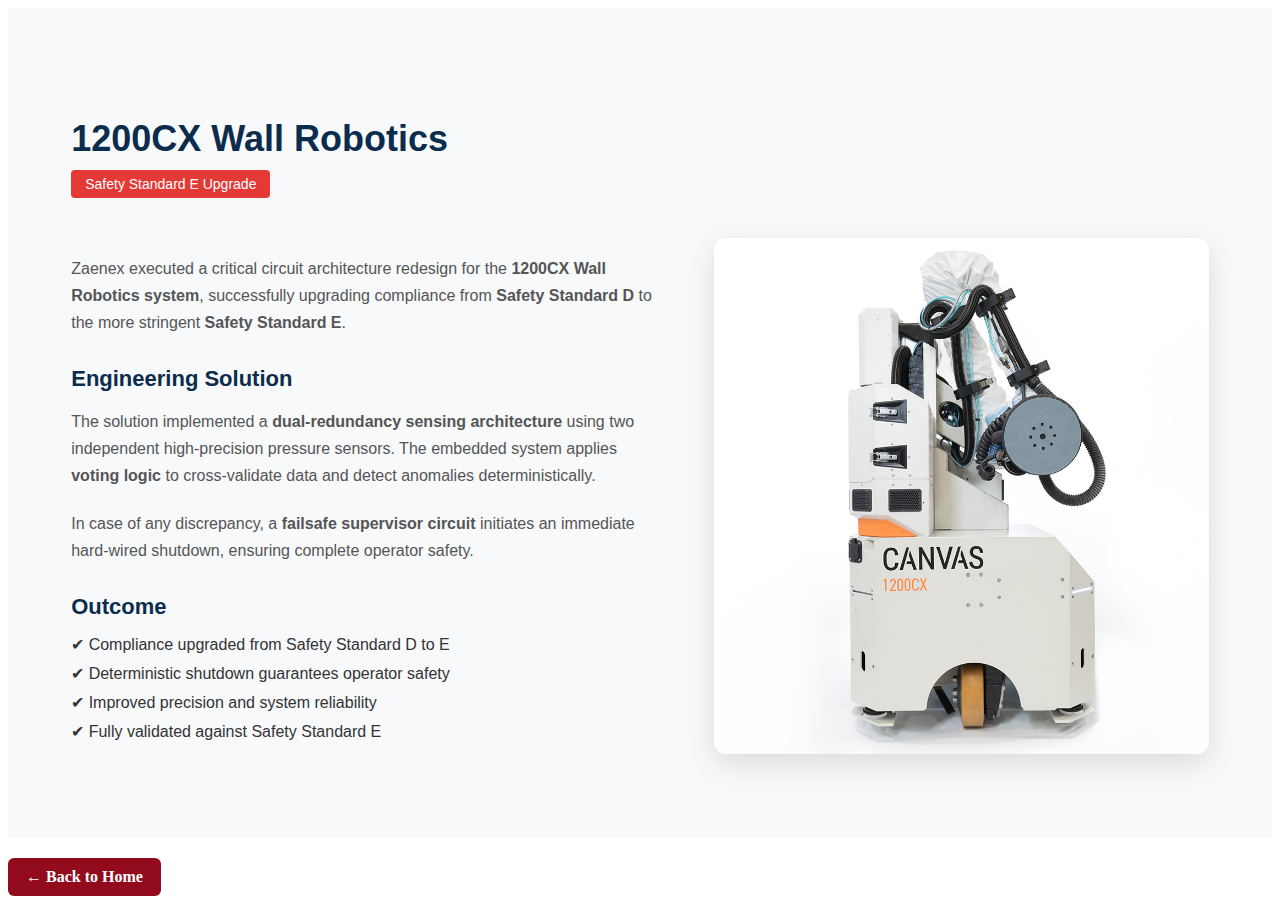
<file: 1200CX Wall Robotics.html>
<!DOCTYPE html>
<html lang="en">
<head>
  <meta charset="UTF-8">
  <title>Zaenex Embedded Hardware</title>
  <link rel="stylesheet" href="1200CX Wall Robotics.css">
</head>
<section class="project-case">
  <div class="container">

    <!-- Project Header -->
    <div class="project-header">
      <h2>1200CX Wall Robotics</h2>
      <span class="project-tag">Safety Standard E Upgrade</span>
    </div>

    <!-- Project Body -->
    <div class="project-grid">

      <!-- Left Content -->
      <div class="project-text">
        <p>
          Zaenex executed a critical circuit architecture redesign for the
          <strong>1200CX Wall Robotics system</strong>, successfully upgrading
          compliance from <strong>Safety Standard D</strong> to the more
          stringent <strong>Safety Standard E</strong>.
        </p>

        <h3>Engineering Solution</h3>
        <p>
          The solution implemented a <strong>dual-redundancy sensing architecture</strong>
          using two independent high-precision pressure sensors. The embedded
          system applies <strong>voting logic</strong> to cross-validate data and
          detect anomalies deterministically.
        </p>

        <p>
          In case of any discrepancy, a <strong>failsafe supervisor circuit</strong>
          initiates an immediate hard-wired shutdown, ensuring complete
          operator safety.
        </p>

        <h3>Outcome</h3>
        <ul class="project-points">
          <li>✔ Compliance upgraded from Safety Standard D to E</li>
          <li>✔ Deterministic shutdown guarantees operator safety</li>
          <li>✔ Improved precision and system reliability</li>
          <li>✔ Fully validated against Safety Standard E</li>
        </ul>
      </div>

      <!-- Right Image -->
      <div class="project-image">
        <img src="assests/website data/products/canvas 1200cx/1200CX.jpg" alt="Wall Robotics Safety Upgrade">
      </div>

    </div>
  </div>
</section>
<a href="index.html" class="back-btn">← Back to Home</a>
</file>
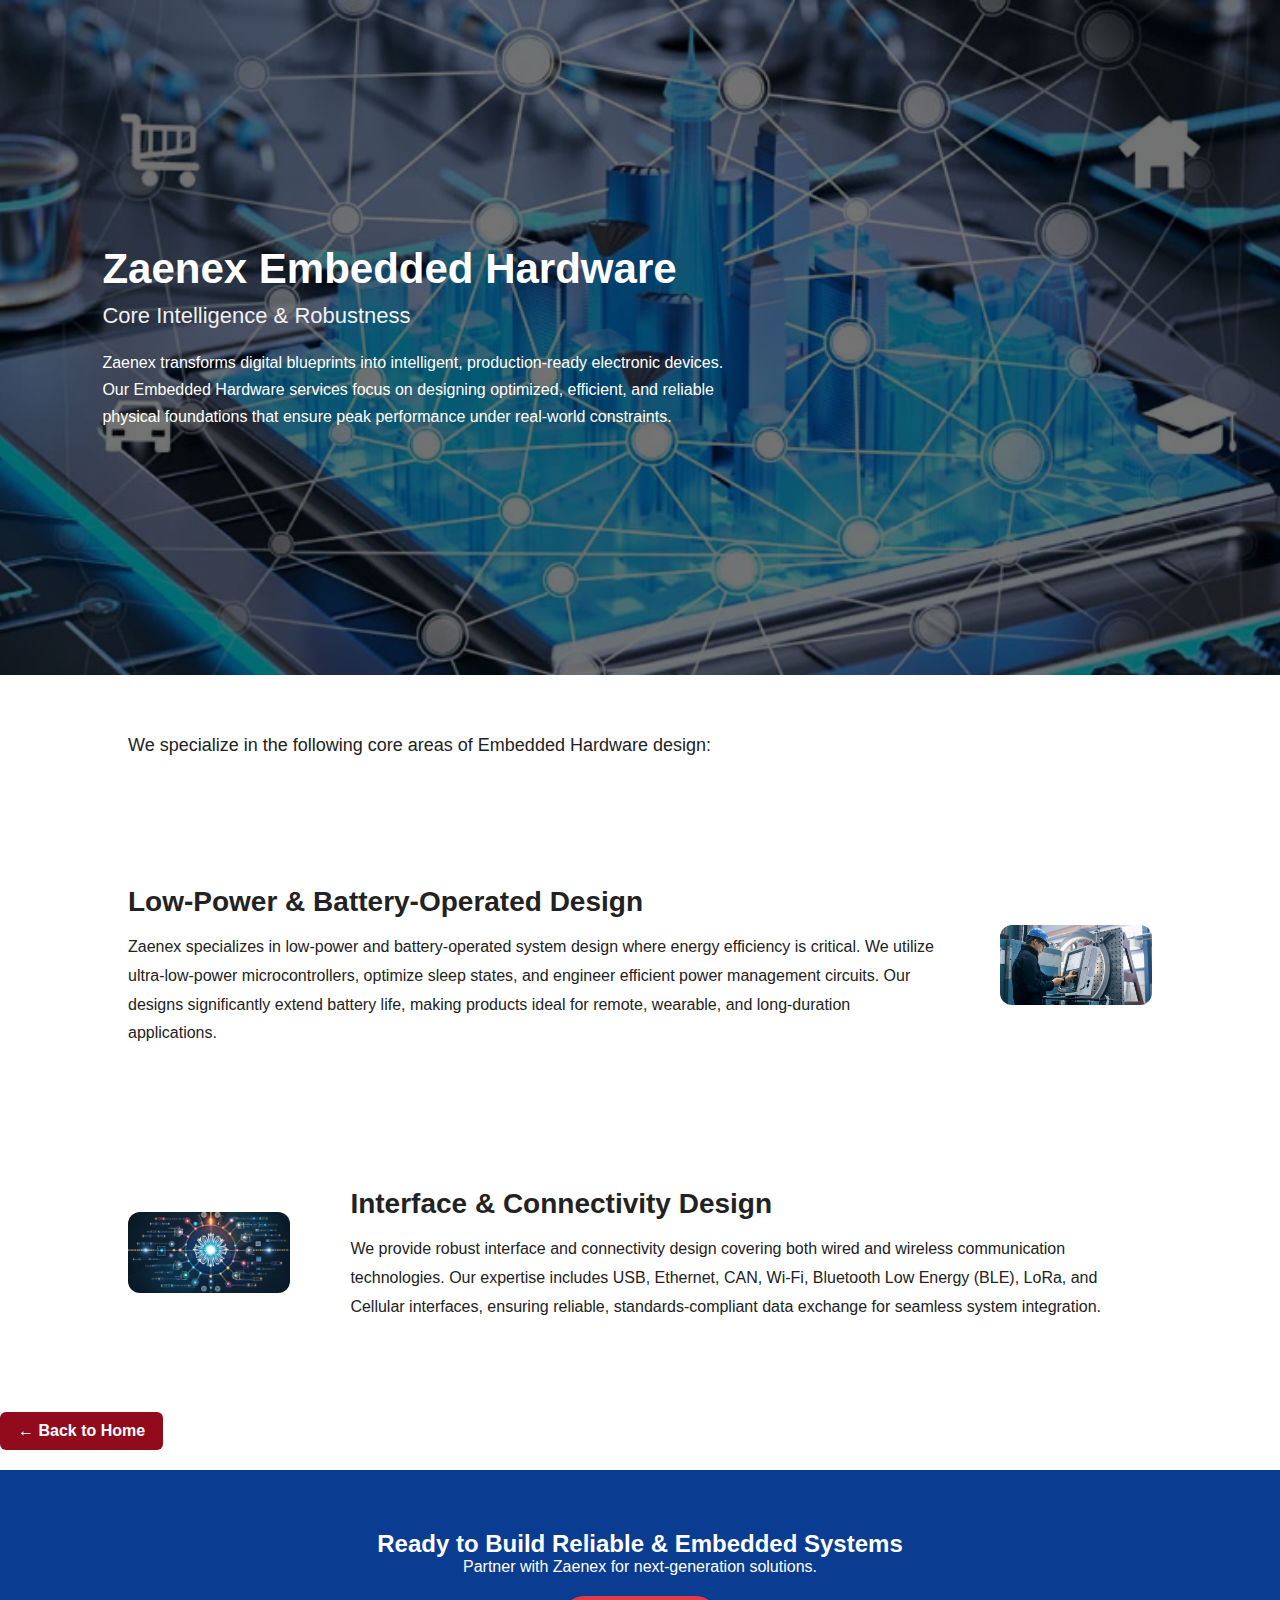
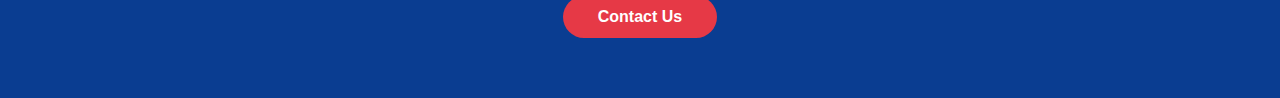
<file: Embedded Hardware .html>
<!DOCTYPE html>
<html lang="en">
<head>
  <meta charset="UTF-8">
  <title>Zaenex Embedded Hardware</title>
  <link rel="stylesheet" href="style.css">
</head>
<body>

<section class="hero">
  <div class="hero-content">
    <h1>Zaenex Embedded Hardware</h1>
    <h3>Core Intelligence & Robustness</h3>
    <p>
      Zaenex transforms digital blueprints into intelligent, production-ready
      electronic devices. Our Embedded Hardware services focus on designing
      optimized, efficient, and reliable physical foundations that ensure peak
      performance under real-world constraints.
    </p>
  </div>
</section>

<!-- INTRO -->
<section class="service-intro">
  <p>
    We specialize in the following core areas of Embedded Hardware design:
  </p>
</section>

<!-- SERVICE 1 -->
<section class="service-block">
  <div class="service-text">
    <h2>Low-Power & Battery-Operated Design</h2>
    <p>
      Zaenex specializes in low-power and battery-operated system design where
      energy efficiency is critical. We utilize ultra-low-power microcontrollers,
      optimize sleep states, and engineer efficient power management circuits.
      Our designs significantly extend battery life, making products ideal for
      remote, wearable, and long-duration applications.
    </p>
  </div>
  <div class="service-image">
    <img src="assests/services/firmware development/Low-Level Driver and HAL Development.jpg "Low Power Design">
  </div>
</section>

<!-- SERVICE 2 -->
<section class="service-block reverse">
  <div class="service-text">
    <h2>Interface & Connectivity Design</h2>
    <p>
      We provide robust interface and connectivity design covering both wired
      and wireless communication technologies. Our expertise includes USB,
      Ethernet, CAN, Wi-Fi, Bluetooth Low Energy (BLE), LoRa, and Cellular
      interfaces, ensuring reliable, standards-compliant data exchange for
      seamless system integration.
    </p>
  </div>
  <div class="service-image">
    <img src="assests/advanced-technological-network-interface-futuristic-ui-design-futuristic-user-interface-design-featuring-central-hub-347253380.webp" alt="Connectivity Design">
  </div>
</section>

</body>
</html>
<a href="index.html" class="back-btn">← Back to Home</a>

<!-- ===== CTA ===== -->
<section class="cta">
  <h2>Ready to Build Reliable & Embedded Systems</h2>
  <p>Partner with Zaenex for next-generation solutions.</p>
 <a href="index.html#contact">Contact Us</a> 
  
</section>
</file>
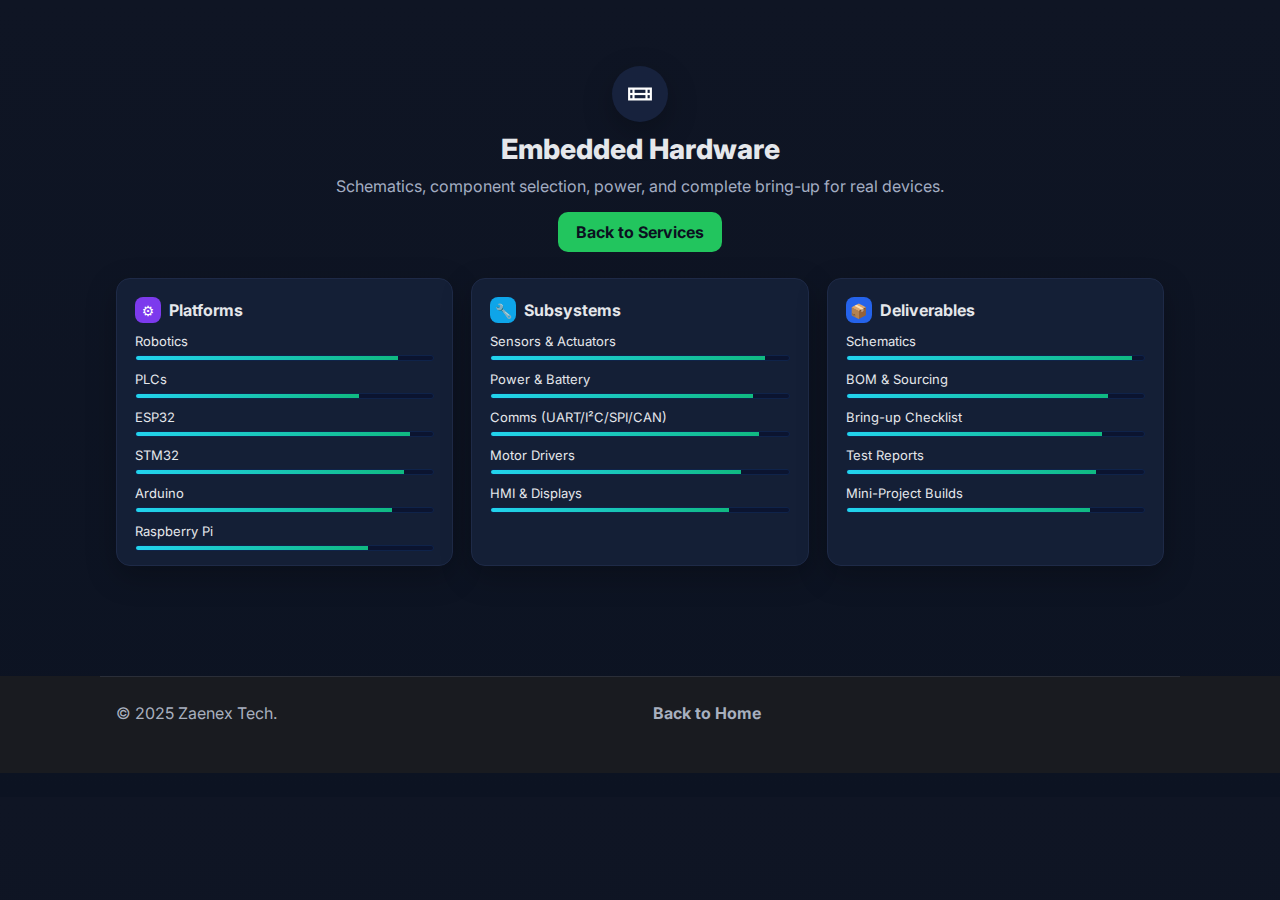
<file: embedded-hardware.html>
<!DOCTYPE html>
<html lang="en">
<head>
<meta charset="utf-8" />
<meta name="viewport" content="width=device-width,initial-scale=1" />
<title>Embedded Hardware – Zaenex Tech</title>
<link rel="preconnect" href="https://fonts.googleapis.com">
<link href="https://fonts.googleapis.com/css2?family=Inter:wght@400;600;700&display=swap" rel="stylesheet">
<style>
:root{
  --bg:#0f1524; --bg-2:#121a2e; --card:#141f36;
  --ink:#e5e7eb; --muted:#a3adc2; --line:#1e2a47;
  --green:#10b981; --cyan:#22d3ee; --accent:#22c55e; --violet:#7c3aed;
  --radius:14px; --shadow:0 10px 30px rgba(0,0,0,.25);
}
*{box-sizing:border-box}
body{
  margin:0;
  font-family:Inter,system-ui,Segoe UI,Roboto,Arial,sans-serif;
  background:linear-gradient(180deg,var(--bg),#0c1322);
  color:var(--ink);
}
.main{max-width:1080px;margin:0 auto;padding:56px 16px 64px}

/* header */
.page-head{display:flex;flex-direction:column;align-items:center;gap:10px;margin-top:10px}
.page-icon{width:56px;height:56px;border-radius:50%;display:grid;place-items:center;background:#17223d;color:#fff;box-shadow:var(--shadow)}
.page-title{font-size:28px;font-weight:800;margin:0}
.page-sub{margin:0;color:var(--muted);text-align:center}

/* back button */
.btn{display:inline-flex;align-items:center;gap:8px;padding:10px 18px;border-radius:10px;font-weight:700;text-decoration:none}
.btn-primary{background:var(--accent);color:#0b1020}
.btn-primary:hover{filter:brightness(.95)}
.center{display:flex;justify-content:center;margin:16px 0 26px}

/* grid */
.cards{display:grid;grid-template-columns:repeat(3,1fr);gap:18px}
@media (max-width:960px){.cards{grid-template-columns:1fr}}
.card{background:var(--card);border:1px solid var(--line);border-radius:var(--radius);padding:18px 18px 14px;box-shadow:var(--shadow)}
.card h3{display:flex;align-items:center;gap:8px;margin:0 0 10px;font-size:16px}
.badge{width:26px;height:26px;border-radius:8px;display:grid;place-items:center;color:#fff;font-size:14px}
.badge.purple{background:var(--violet)} .badge.cyan{background:#0ea5e9} .badge.blue{background:#2563eb}

/* list + bars */
.list{display:grid;gap:10px}
.row .label{font-size:13px;color:var(--ink);margin:0 0 6px}
.bar{height:6px;border-radius:6px;background:#0b1430;overflow:hidden;border:1px solid #0f234a}
.fill{height:100%;background:linear-gradient(90deg,var(--cyan),var(--green))}

/* footer */
.footer-min{background:#191b20;color:#a8b0bf;margin-top:46px}
.footer-line{height:1px;background:#2a2e38;max-width:1080px;margin:0 auto}
.footer-inner{max-width:1080px;margin:0 auto;display:flex;justify-content:space-between;align-items:center;padding:10px 16px}
.footer-inner a{color:#a8b0bf;text-decoration:none;margin-left:14px}
.footer-inner a:hover{color:var(--accent)}
</style>
</head>
<body>

<main class="main">
  <div class="page-head">
    <div class="page-icon">
      <svg width="26" height="26" viewBox="0 0 24 24" fill="none" stroke="currentColor" stroke-width="2">
        <path d="M2 7h20v10H2z"/><path d="M6 7v10"/><path d="M18 7v10"/><path d="M2 12h20"/>
      </svg>
    </div>
    <h1 class="page-title">Embedded Hardware</h1>
    <p class="page-sub">
      Schematics, component selection, power, and complete bring-up for real devices.
    </p>
  </div>

  <div class="center">
    <a href="services.html" class="btn btn-primary">Back to Services</a>
  </div>

  <section class="cards">
    <!-- Platforms -->
    <div class="card">
      <h3><span class="badge purple">⚙</span>Platforms</h3>
      <div class="list">
        <div class="row"><p class="label">Robotics</p><div class="bar"><div class="fill" style="width:88%"></div></div></div>
        <div class="row"><p class="label">PLCs</p><div class="bar"><div class="fill" style="width:75%"></div></div></div>
        <div class="row"><p class="label">ESP32</p><div class="bar"><div class="fill" style="width:92%"></div></div></div>
        <div class="row"><p class="label">STM32</p><div class="bar"><div class="fill" style="width:90%"></div></div></div>
        <div class="row"><p class="label">Arduino</p><div class="bar"><div class="fill" style="width:86%"></div></div></div>
        <div class="row"><p class="label">Raspberry Pi</p><div class="bar"><div class="fill" style="width:78%"></div></div></div>
      </div>
    </div>

    <!-- Subsystems -->
    <div class="card">
      <h3><span class="badge cyan">🔧</span>Subsystems</h3>
      <div class="list">
        <div class="row"><p class="label">Sensors & Actuators</p><div class="bar"><div class="fill" style="width:92%"></div></div></div>
        <div class="row"><p class="label">Power & Battery</p><div class="bar"><div class="fill" style="width:88%"></div></div></div>
        <div class="row"><p class="label">Comms (UART/I²C/SPI/CAN)</p><div class="bar"><div class="fill" style="width:90%"></div></div></div>
        <div class="row"><p class="label">Motor Drivers</p><div class="bar"><div class="fill" style="width:84%"></div></div></div>
        <div class="row"><p class="label">HMI & Displays</p><div class="bar"><div class="fill" style="width:80%"></div></div></div>
      </div>
    </div>

    <!-- Deliverables -->
    <div class="card">
      <h3><span class="badge blue">📦</span>Deliverables</h3>
      <div class="list">
        <div class="row"><p class="label">Schematics</p><div class="bar"><div class="fill" style="width:96%"></div></div></div>
        <div class="row"><p class="label">BOM & Sourcing</p><div class="bar"><div class="fill" style="width:88%"></div></div></div>
        <div class="row"><p class="label">Bring-up Checklist</p><div class="bar"><div class="fill" style="width:86%"></div></div></div>
        <div class="row"><p class="label">Test Reports</p><div class="bar"><div class="fill" style="width:84%"></div></div></div>
        <div class="row"><p class="label">Mini-Project Builds</p><div class="bar"><div class="fill" style="width:82%"></div></div></div>
      </div>
    </div>
  </section>
</main>

<footer class="footer-min">
  <div class="footer-line"></div>
  <div class="footer-inner">
    <p>© 2025 Zaenex Tech.</p>
    <div>
       <a href="index.html" class="btn btn-outline">
          <i class="fas fa-home"></i> Back to Home
    </div>
  </div>
</footer>

</body>
</html>
</file>
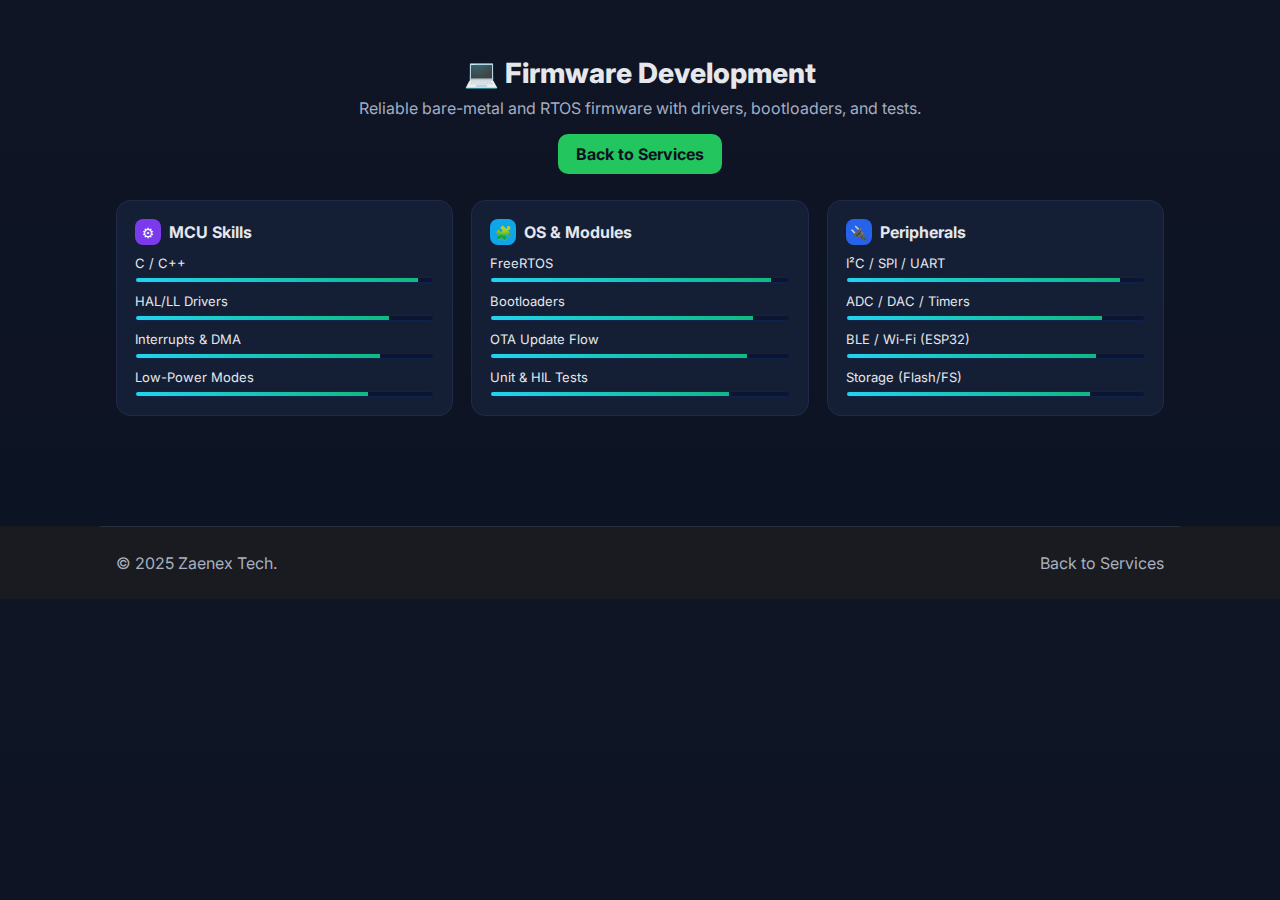
<file: firmware-development.html>
<!DOCTYPE html>
<html lang="en">
<head>
<meta charset="utf-8"><meta name="viewport" content="width=device-width,initial-scale=1">
<title>Firmware Development – Zaenex Tech</title>
<link href="https://fonts.googleapis.com/css2?family=Inter:wght@400;600;700&display=swap" rel="stylesheet">
<style>
:root{--bg:#0f1524;--card:#141f36;--ink:#e5e7eb;--muted:#a3adc2;--line:#1e2a47;--cyan:#22d3ee;--green:#10b981;--accent:#22c55e;--violet:#7c3aed;--radius:14px}
*{box-sizing:border-box}body{margin:0;font-family:Inter,system-ui,Segoe UI,Roboto,Arial,sans-serif;background:linear-gradient(180deg,#0f1524,#0c1322);color:var(--ink)}
.main{max-width:1080px;margin:0 auto;padding:56px 16px 64px}
.page-head{display:flex;flex-direction:column;align-items:center;gap:8px}
.page-title{margin:0;font-size:28px;font-weight:800}
.page-sub{margin:0;color:var(--muted);text-align:center}
.btn{display:inline-flex;align-items:center;gap:8px;padding:10px 18px;border-radius:10px;font-weight:700;text-decoration:none}
.btn-primary{background:var(--accent);color:#0b1020}
.center{display:flex;justify-content:center;margin:16px 0 26px}
.cards{display:grid;grid-template-columns:repeat(3,1fr);gap:18px}
@media(max-width:960px){.cards{grid-template-columns:1fr}}
.card{background:var(--card);border:1px solid var(--line);border-radius:var(--radius);padding:18px}
.card h3{display:flex;align-items:center;gap:8px;margin:0 0 10px;font-size:16px}
.badge{width:26px;height:26px;border-radius:8px;display:grid;place-items:center;color:#fff;font-size:14px}
.purple{background:var(--violet)}.cyan{background:#0ea5e9}.blue{background:#2563eb}
.list{display:grid;gap:10px}
.label{font-size:13px;margin:0 0 6px}
.bar{height:6px;border-radius:6px;background:#0b1430;border:1px solid #0f234a;overflow:hidden}
.fill{height:100%;background:linear-gradient(90deg,var(--cyan),var(--green))}
.footer-min{background:#191b20;color:#a8b0bf;margin-top:46px}
.footer-line{height:1px;background:#2a2e38;max-width:1080px;margin:0 auto}
.footer-inner{max-width:1080px;margin:0 auto;display:flex;justify-content:space-between;align-items:center;padding:10px 16px}
.footer-inner a{color:#a8b0bf;text-decoration:none}
.footer-inner a:hover{color:var(--accent)}
</style>
</head>
<body>

<main class="main">
  <div class="page-head">
    <h1 class="page-title">💻 Firmware Development</h1>
    <p class="page-sub">Reliable bare-metal and RTOS firmware with drivers, bootloaders, and tests.</p>
  </div>

  <div class="center">
    <a href="services.html" class="btn btn-primary">Back to Services</a>
  </div>

  <section class="cards">
    <!-- MCU Skills -->
    <div class="card">
      <h3><span class="badge purple">⚙</span> MCU Skills</h3>
      <div class="list">
        <div><p class="label">C / C++</p><div class="bar"><div class="fill" style="width:95%"></div></div></div>
        <div><p class="label">HAL/LL Drivers</p><div class="bar"><div class="fill" style="width:85%"></div></div></div>
        <div><p class="label">Interrupts & DMA</p><div class="bar"><div class="fill" style="width:82%"></div></div></div>
        <div><p class="label">Low-Power Modes</p><div class="bar"><div class="fill" style="width:78%"></div></div></div>
      </div>
    </div>

    <!-- OS & Modules -->
    <div class="card">
      <h3><span class="badge cyan">🧩</span> OS & Modules</h3>
      <div class="list">
        <div><p class="label">FreeRTOS</p><div class="bar"><div class="fill" style="width:94%"></div></div></div>
        <div><p class="label">Bootloaders</p><div class="bar"><div class="fill" style="width:88%"></div></div></div>
        <div><p class="label">OTA Update Flow</p><div class="bar"><div class="fill" style="width:86%"></div></div></div>
        <div><p class="label">Unit & HIL Tests</p><div class="bar"><div class="fill" style="width:80%"></div></div></div>
      </div>
    </div>

    <!-- Peripherals -->
    <div class="card">
      <h3><span class="badge blue">🔌</span> Peripherals</h3>
      <div class="list">
        <div><p class="label">I²C / SPI / UART</p><div class="bar"><div class="fill" style="width:92%"></div></div></div>
        <div><p class="label">ADC / DAC / Timers</p><div class="bar"><div class="fill" style="width:86%"></div></div></div>
        <div><p class="label">BLE / Wi-Fi (ESP32)</p><div class="bar"><div class="fill" style="width:84%"></div></div></div>
        <div><p class="label">Storage (Flash/FS)</p><div class="bar"><div class="fill" style="width:82%"></div></div></div>
      </div>
    </div>
  </section>
</main>

<footer class="footer-min">
  <div class="footer-line"></div>
  <div class="footer-inner">
    <p>© 2025 Zaenex Tech.</p>
    <a href="services.html">Back to Services</a>
  </div>
</footer>

</body>
</html>
</file>
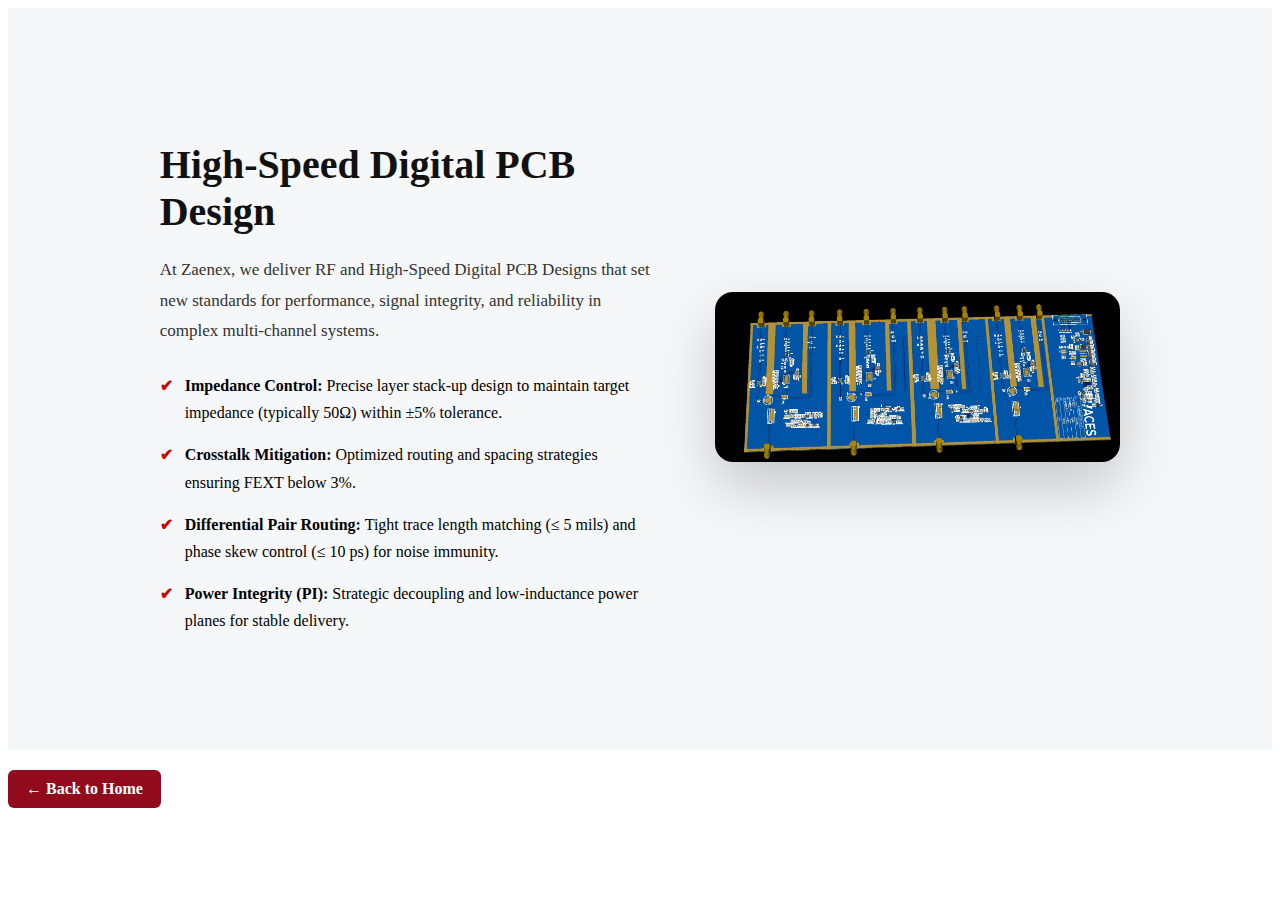
<file: High-Speed Digital PCB Design .html>
<!DOCTYPE html>
<html lang="en">
<head>
  <meta charset="UTF-8">
  <title>Zaenex Embedded Hardware</title>
  <link rel="stylesheet" href="High-Speed Digital PCB Design.css">
</head>
<section class="service-detail">
  <div class="service-container">

    <!-- LEFT CONTENT -->
    <div class="service-text">
      <h2>High-Speed Digital PCB Design</h2>
      <p class="service-intro">
        At Zaenex, we deliver RF and High-Speed Digital PCB Designs that set new
        standards for performance, signal integrity, and reliability in complex
        multi-channel systems.
      </p>

      <ul class="service-points">
        <li>
          <strong>Impedance Control:</strong>
          Precise layer stack-up design to maintain target impedance (typically
          50Ω) within ±5% tolerance.
        </li>
        <li>
          <strong>Crosstalk Mitigation:</strong>
          Optimized routing and spacing strategies ensuring FEXT below 3%.
        </li>
        <li>
          <strong>Differential Pair Routing:</strong>
          Tight trace length matching (≤ 5 mils) and phase skew control (≤ 10 ps)
          for noise immunity.
        </li>
        <li>
          <strong>Power Integrity (PI):</strong>
          Strategic decoupling and low-inductance power planes for stable delivery.
        </li>
      </ul>
    </div>

    <!-- RIGHT IMAGE -->
    <div class="service-image">
      <img src="assests/website data/products/high speed cb design/High-Speed Digital PCB Design.jpeg " alt="High Speed PCB Design">
    </div>

  </div>
</section>
<a href="index.html" class="back-btn">← Back to Home</a>
</file>
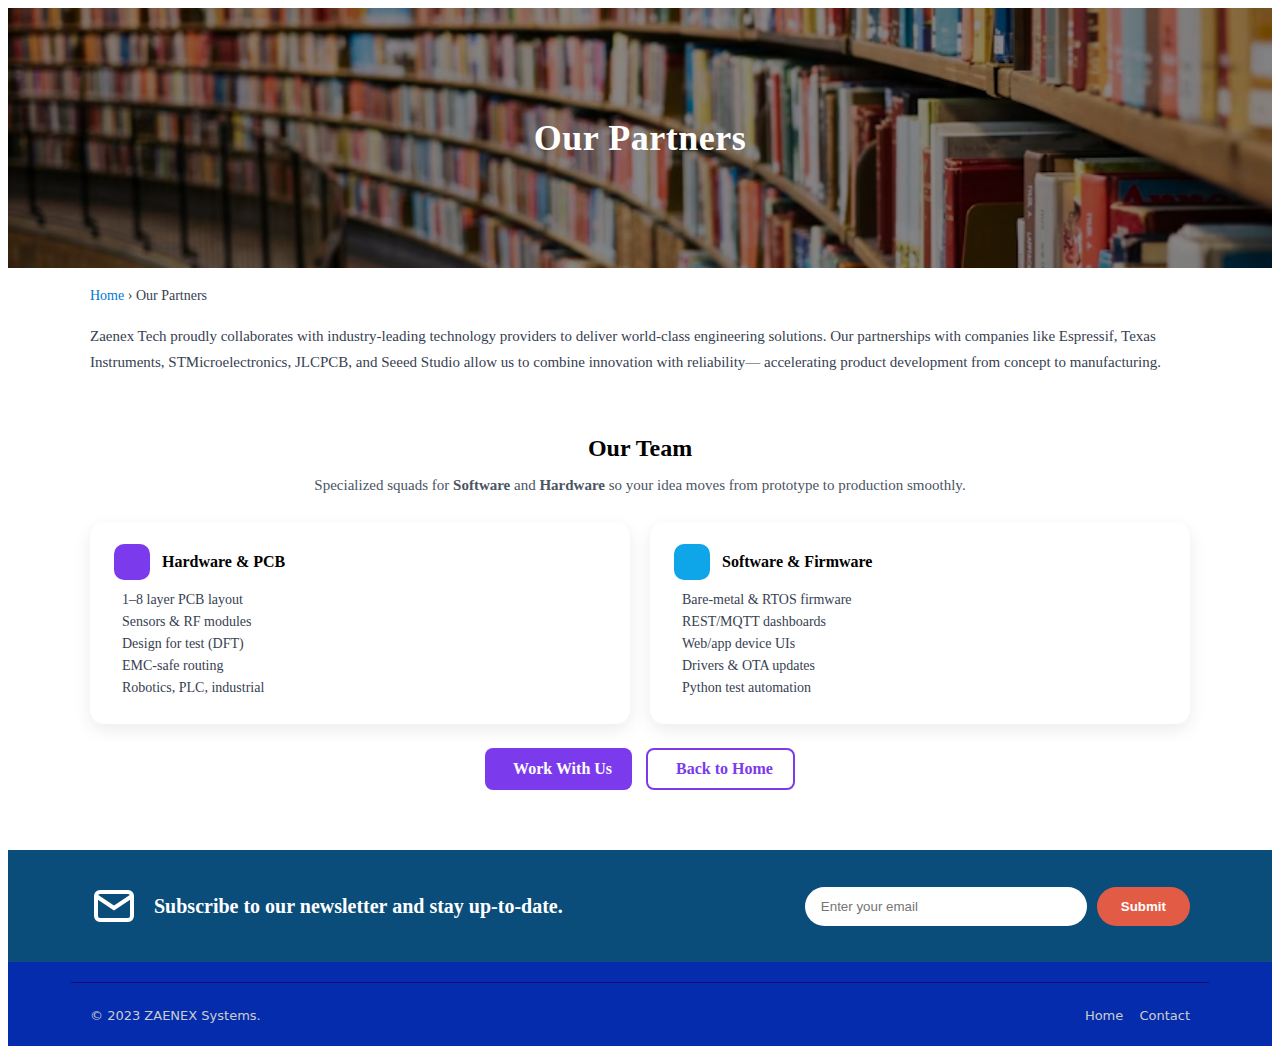
<file: partner.html>
<!DOCTYPE html>
<html lang="en">
<head>
  <meta charset="UTF-8">
  <meta name="viewport" content="width=device-width, initial-scale=1.0">
  <title>Our Partners – Zaenex Tech</title>
  <link rel="stylesheet" href="./partner.css">

</head>
<body>

<!-- ===== Hero Banner ===== -->
<section class="partners-hero">
  <div class="overlay"></div>
  <div class="partners-hero-content">
    <h1>Our Partners</h1>
  </div>
</section>

<!-- ===== Breadcrumb ===== -->
<div class="breadcrumb">
  <a href="index.html">Home</a> › <span>Our Partners</span>
</div>

<!-- ===== Partners Intro ===== -->
<section class="partners-intro">
  <p>
    Zaenex Tech proudly collaborates with industry-leading technology providers to deliver
    world-class engineering solutions. Our partnerships with companies like Espressif, Texas Instruments,
    STMicroelectronics, JLCPCB, and Seeed Studio allow us to combine innovation with reliability—
    accelerating product development from concept to manufacturing.
  </p>
</section>

<section class="our-team">
  <h2>Our Team</h2>
  <p>Specialized squads for <strong>Software</strong> and <strong>Hardware</strong> so your idea moves from prototype to production smoothly.</p>

  <div class="team-grid">
    <!-- Hardware & PCB -->
    <div class="team-card">
      <div class="card-header">
        <div class="icon-box hardware">
          <i class="fas fa-microchip"></i>
        </div>
        <h3>Hardware & PCB</h3>
      </div>
      <ul>
        <li><i class="fas fa-check-circle"></i> 1–8 layer PCB layout</li>
        <li><i class="fas fa-check-circle"></i> Sensors & RF modules</li>
        <li><i class="fas fa-check-circle"></i> Design for test (DFT)</li>
        <li><i class="fas fa-check-circle"></i> EMC-safe routing</li>
        <li><i class="fas fa-check-circle"></i> Robotics, PLC, industrial</li>
      </ul>
    </div>

    <!-- Software & Firmware -->
    <div class="team-card">
      <div class="card-header">
        <div class="icon-box software">
          <i class="fas fa-code"></i>
        </div>
        <h3>Software & Firmware</h3>
      </div>
      <ul>
        <li><i class="fas fa-check-circle"></i> Bare-metal & RTOS firmware</li>
        <li><i class="fas fa-check-circle"></i> REST/MQTT dashboards</li>
        <li><i class="fas fa-check-circle"></i> Web/app device UIs</li>
        <li><i class="fas fa-check-circle"></i> Drivers & OTA updates</li>
        <li><i class="fas fa-check-circle"></i> Python test automation</li>
      </ul>
    </div>
  </div>

  <div class="team-cta">
    <a href="contact.html" class="btn btn-purple">
      <i class="fas fa-users"></i> Work With Us
    </a>
    <a href="index.html" class="btn btn-outline">
      <i class="fas fa-arrow-left"></i> Back to Home
    </a>
  </div>
</section>
<!-- ===== Newsletter CTA ===== -->
<section class="newsletter">
  <div class="newsletter-inner">
    <div class="nl-left">
      <svg viewBox="0 0 24 24" width="48" height="48" fill="none" stroke="currentColor" stroke-width="2">
        <rect x="3" y="5" width="18" height="14" rx="2" ry="2"></rect>
        <polyline points="3,7 12,13 21,7"></polyline>
      </svg>
      <h3>Subscribe to our newsletter and stay up-to-date.</h3>
    </div>
    <form class="nl-form" onsubmit="return false;">
      <input type="email" placeholder="Enter your email" required>
      <button type="submit">Submit</button>
    </form>
  </div>
</section>


</body>
</html>
<footer class="footer-min">
  <div class="footer-line"></div>
  <div class="footer-inner">
    <p>© 2023 ZAENEX Systems.</p>
    <div class="footer-links">
      <a href="index.html">Home</a>
      <a href="contact.html">Contact</a>
    </div>
  </div>
</footer>
</file>
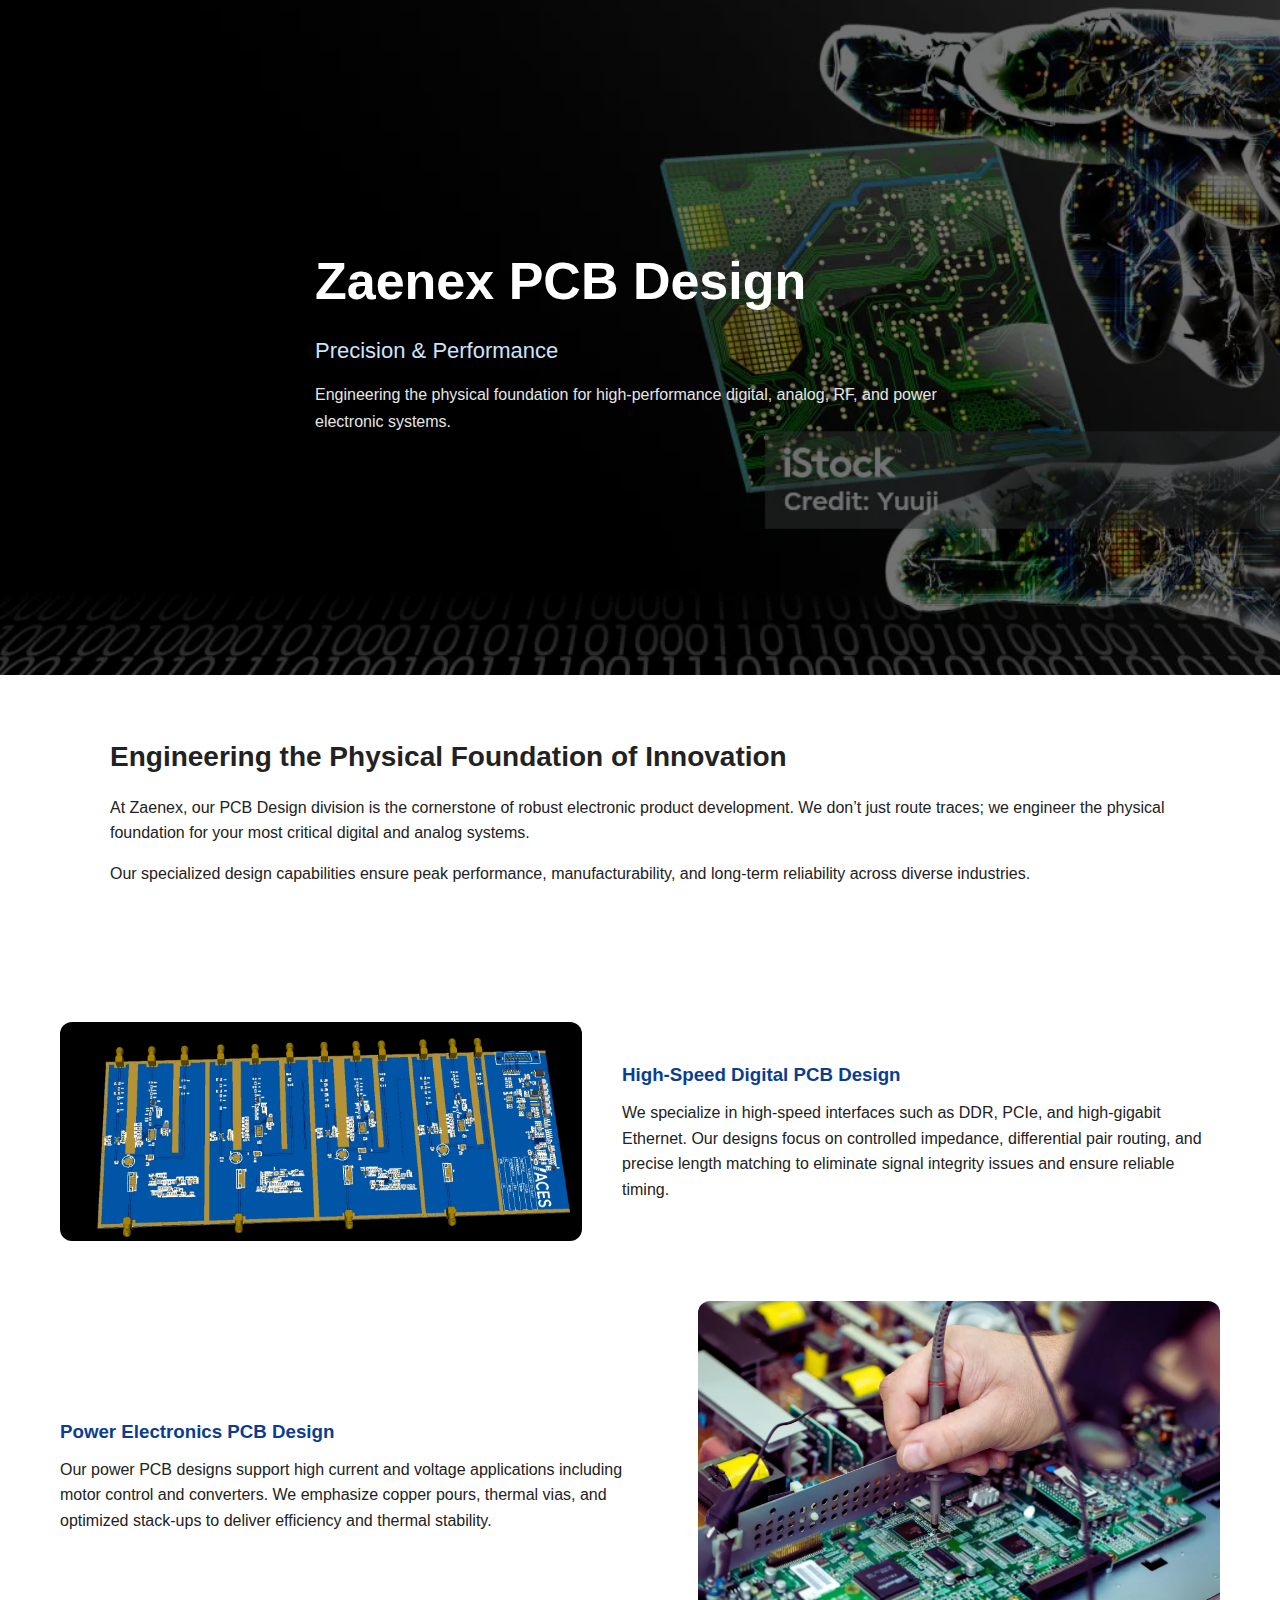
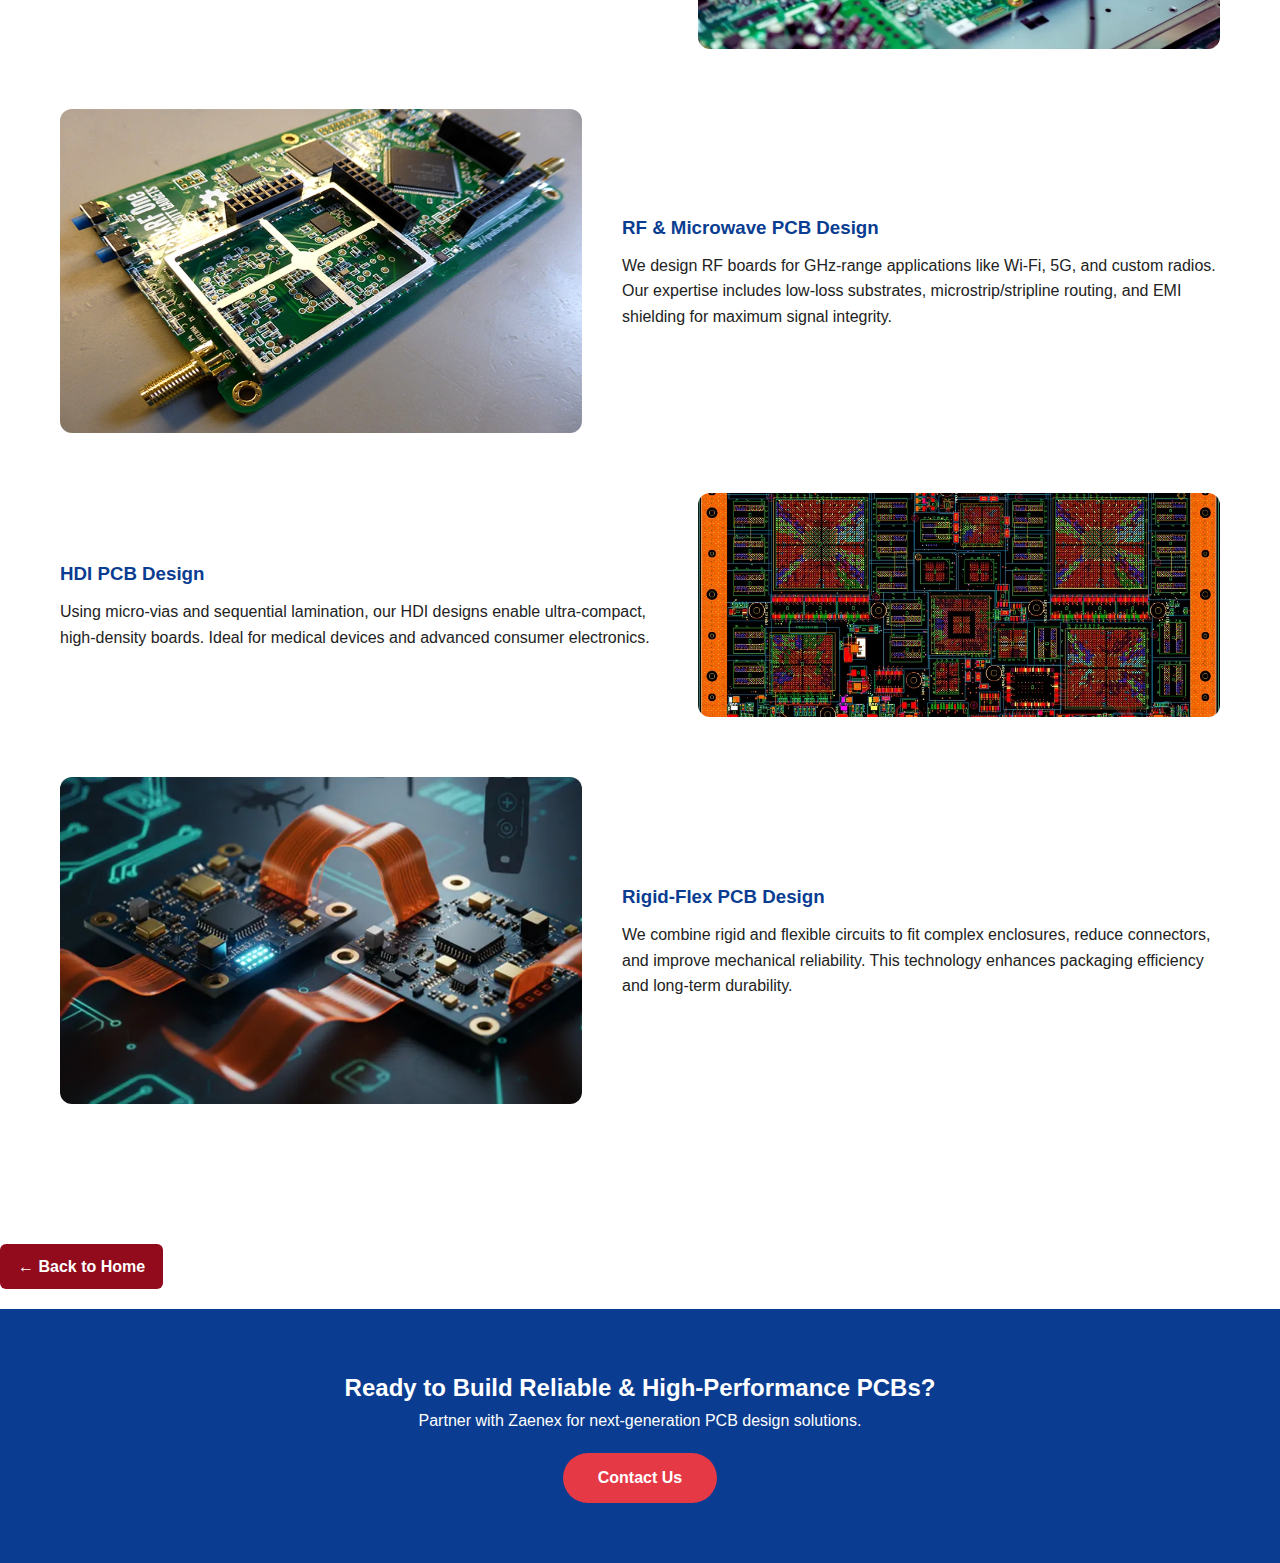
<file: pcb-design.html>
<!DOCTYPE html>
<html lang="en">
<head>
  <meta charset="UTF-8">
  <title>Zaenex PCB Design | Precision & Performance</title>
  <meta name="viewport" content="width=device-width, initial-scale=1.0">
  <link rel="stylesheet" href="css/pcb-design.css">
</head>

<body>

<!-- ===== HERO SECTION ===== -->
<section class="pcb-hero">
  <div class="pcb-hero-overlay"></div>

  <div class="pcb-hero-content">
    <h1>Zaenex PCB Design</h1>
    <p>Precision & Performance</p>
    <span>
      Engineering the physical foundation for high-performance digital,
      analog, RF, and power electronic systems.
    </span>
  </div>
</section>

<!-- ===== INTRO ===== -->
<section class="intro container">
  <h2>Engineering the Physical Foundation of Innovation</h2>
  <p>
    At Zaenex, our PCB Design division is the cornerstone of robust electronic product
    development. We don’t just route traces; we engineer the physical foundation for your
    most critical digital and analog systems.
  </p>
  <p>
    Our specialized design capabilities ensure peak performance, manufacturability,
    and long-term reliability across diverse industries.
  </p>
</section>

<!-- ===== PCB DOMAINS ===== -->
<section class="pcb-domains">

  <!-- 1 -->
  <div class="pcb-card">
    <img src="assests/services/pcb design images/High-Speed Digital PCB Design.jpeg" alt="High Speed PCB Design">
    <div class="pcb-text">
      <h3>High-Speed Digital PCB Design</h3>
      <p>
        We specialize in high-speed interfaces such as DDR, PCIe, and high-gigabit Ethernet.
        Our designs focus on controlled impedance, differential pair routing, and precise
        length matching to eliminate signal integrity issues and ensure reliable timing.
      </p>
    </div>
  </div>

  <!-- 2 -->
  <div class="pcb-card reverse">
    <img src="assests/services/pcb design images/Power Electronics PCB Design.webp" alt="Power Electronics PCB">
    <div class="pcb-text">
      <h3>Power Electronics PCB Design</h3>
      <p>
        Our power PCB designs support high current and voltage applications including
        motor control and converters. We emphasize copper pours, thermal vias,
        and optimized stack-ups to deliver efficiency and thermal stability.
      </p>
    </div>
  </div>

  <!-- 3 -->
  <div class="pcb-card">
    <img src="assests/services/pcb design images/RF (Radio Frequency) and Microwave PCB Design.jpg" alt="RF PCB Design">
    <div class="pcb-text">
      <h3>RF & Microwave PCB Design</h3>
      <p>
        We design RF boards for GHz-range applications like Wi-Fi, 5G, and custom radios.
        Our expertise includes low-loss substrates, microstrip/stripline routing,
        and EMI shielding for maximum signal integrity.
      </p>
    </div>
  </div>

  <!-- 4 -->
  <div class="pcb-card reverse">
    <img src="assests/services/pcb design images/HDI (High-Density Interconnect) PCB Design.webp" alt="HDI PCB Design">
    <div class="pcb-text">
      <h3>HDI PCB Design</h3>
      <p>
        Using micro-vias and sequential lamination, our HDI designs enable ultra-compact,
        high-density boards. Ideal for medical devices and advanced consumer electronics.
      </p>
    </div>
  </div>

  <!-- 5 -->
  <div class="pcb-card">
    <img src="assests/services/pcb design images/Rigid-Flex PCB Design.webp" alt="Rigid Flex PCB Design">
    <div class="pcb-text">
      <h3>Rigid-Flex PCB Design</h3>
      <p>
        We combine rigid and flexible circuits to fit complex enclosures, reduce connectors,
        and improve mechanical reliability. This technology enhances packaging efficiency
        and long-term durability.
      </p>
    </div>
  </div>

</section>
<a href="index.html" class="back-btn">← Back to Home</a>
<!-- ===== CTA ===== -->
<section class="cta">
  <h2>Ready to Build Reliable & High-Performance PCBs?</h2>
  <p>Partner with Zaenex for next-generation PCB design solutions.</p>
  <a href="index.html#contact">Contact Us</a> 
</section>

</body>
</html>
</file>
<file: 1200CX Wall Robotics.css>
.project-case {
  padding: 80px 0;
  background: #f8f9fb;
  font-family: "Segoe UI", sans-serif;
}

.container {
  width: 90%;
  max-width: 1200px;
  margin: auto;
}

/* Header */
.project-header {
  margin-bottom: 40px;
}

.project-header h2 {
  font-size: 36px;
  color: #0b2c4d;
  margin-bottom: 10px;
}

.project-tag {
  display: inline-block;
  background: #e53935;
  color: #fff;
  padding: 6px 14px;
  font-size: 14px;
  border-radius: 4px;
}

/* Grid Layout */
.project-grid {
  display: grid;
  grid-template-columns: 1.2fr 1fr;
  gap: 50px;
  align-items: center;
}

/* Text */
.project-text p {
  color: #555;
  line-height: 1.7;
  margin-bottom: 20px;
}

.project-text h3 {
  color: #0b2c4d;
  margin-top: 30px;
  margin-bottom: 10px;
  font-size: 22px;
}

.project-points {
  margin-top: 15px;
  padding-left: 0;
  list-style: none;
}
.red-line {
  width: 60px;
  height: 3px;
  background: #c40000;
  margin: 15px 0;
}

.project-points li {
  margin-bottom: 10px;
  font-size: 16px;
  color: #333;
}
.red-line {
  width: 60px;
  height: 3px;
  background: #c40000;
  margin: 15px 0;
}

/* Image */
.project-image img {
  width: 100%;
  border-radius: 12px;
  box-shadow: 0 10px 30px rgba(0,0,0,0.12);
}
.back-btn {
  display: inline-block;
  margin: 20px 0;
  padding: 10px 18px;
  background-color: #910b1d;   /* Blue */
  color: #ffffff;
  font-weight: 600;
  text-decoration: none;
  border-radius: 6px;
  transition: background-color 0.3s ease;
}

/* Responsive */
@media (max-width: 900px) {
  .project-grid {
    grid-template-columns: 1fr;
  }

  .project-header h2 {
    font-size: 28px;
  }
}
</file>
<file: High-Speed Digital PCB Design.css>
.service-detail {
  padding: 100px 12%;
  background: #f6f7f9;
}

.service-container {
  display: grid;
  grid-template-columns: 1.1fr 0.9fr;
  gap: 60px;
  align-items: center;
}

.service-text h2 {
  font-size: 40px;
  margin-bottom: 20px;
  color: #111;
}
.red-line {
  width: 60px;
  height: 3px;
  background: #c40000;
  margin: 15px 0;
}


.service-intro {
  font-size: 17px;
  line-height: 1.8;
  margin-bottom: 25px;
  color: #333;
}
.red-line {
  width: 60px;
  height: 3px;
  background: #c40000;
  margin: 15px 0;
}
.service-points {
  list-style: none;
  padding: 0;
}

.service-points li {
  margin-bottom: 15px;
  padding-left: 25px;
  position: relative;
  font-size: 16px;
  line-height: 1.7;
}

.service-points li::before {
  content: "✔";
  position: absolute;
  left: 0;
  color: #c70000;
  font-weight: bold;
}

.service-image img {
  width: 100%;
  border-radius: 18px;
  box-shadow: 0 25px 60px rgba(0,0,0,0.2);
}

/* RESPONSIVE */
@media (max-width: 900px) {
  .service-container {
    grid-template-columns: 1fr;
  }

  .service-text h2 {
    font-size: 32px;
  }
}
.back-btn {
  display: inline-block;
  margin: 20px 0;
  padding: 10px 18px;
  background-color: #910b1d;   /* Blue */
  color: #ffffff;
  font-weight: 600;
  text-decoration: none;
  border-radius: 6px;
  transition: background-color 0.3s ease;
}
</file>
<file: partner.css>
/* ===== Partners Hero Banner ===== */
.partners-hero {
  position: relative;
  background: url(assests/images/PATNER.avif) center/cover no-repeat;
  height: 260px;
  display: flex;
  align-items: center;
  justify-content: center;
  overflow: hidden;
}
.partners-hero .overlay {
  position: absolute;
  inset: 0;
  background: rgba(0, 0, 0, 0.45);
}
.partners-hero-content {
  position: relative;
  z-index: 1;
  text-align: center;
  color: #fff;
}
.partners-hero-content h1 {
  font-size: 36px;
  font-weight: 700;
  letter-spacing: 0.5px;
  margin: 0;
}


/* ===== Breadcrumb ===== */
.breadcrumb {
  max-width: 1100px;
  margin: 20px auto;
  padding: 0 16px;
  font-size: 14px;
  color: #374151;
}
.breadcrumb a {
  color: #0078d4;
  text-decoration: none;
}
.breadcrumb a:hover {
  text-decoration: underline;
}

/* ===== Partners Intro ===== */
.partners-intro {
  max-width: 1100px;
  margin: 10px auto 40px;
  padding: 0 16px;
  color: #374151;
  line-height: 1.7;
  font-size: 15px;
}

/* ===== Partner Logos Grid ===== */
.partners-logos {
  max-width: 1100px;
  margin: 0 auto 60px;
  padding: 0 16px;
}
.partners-grid {
  display: flex;
  flex-wrap: wrap;
  justify-content: center;
  gap: 40px;
  align-items: center;
}
.partner-item img {
  height: 70px;
  object-fit: contain;
  filter: grayscale(0);
  transition: filter 0.3s ease, transform 0.3s ease;
}
.partner-item img:hover {
  filter: grayscale(100%);
  transform: scale(1.05);
}
/* ===== Our Team Section ===== */
.our-team {
  max-width: 1100px;
  margin: 60px auto;
  padding: 0 16px;
  text-align: center;
}
.our-team h2 {
  font-size: 24px;
  margin-bottom: 6px;
}
.our-team p {
  color: #4b5563;
  margin-bottom: 28px;
  font-size: 15px;
}
.team-grid {
  display: grid;
  grid-template-columns: repeat(auto-fit, minmax(300px, 1fr));
  gap: 20px;
  justify-content: center;
}
.team-card {
  background: #fff;
  border-radius: 14px;
  box-shadow: 0 6px 18px rgba(0, 0, 0, 0.08);
  text-align: left;
  padding: 22px 24px;
  transition: transform 0.3s ease, box-shadow 0.3s ease;
}
.team-card:hover {
  transform: translateY(-4px);
  box-shadow: 0 10px 25px rgba(0, 0, 0, 0.12);
}
.card-header {
  display: flex;
  align-items: center;
  gap: 12px;
  margin-bottom: 12px;
}
.icon-box {
  width: 36px;
  height: 36px;
  border-radius: 10px;
  display: flex;
  align-items: center;
  justify-content: center;
  color: #fff;
  font-size: 18px;
}
.icon-box.hardware {
  background: #7c3aed; /* purple */
}
.icon-box.software {
  background: #0ea5e9; /* cyan */
}
.team-card h3 {
  font-size: 16px;
  margin: 0;
}
.team-card ul {
  list-style: none;
  padding: 0;
  margin: 0;
}
.team-card ul li {
  font-size: 14px;
  color: #374151;
  margin-bottom: 6px;
  display: flex;
  align-items: center;
  gap: 8px;
}
.team-card ul li i {
  color: #10b981;
  font-size: 14px;
}

/* ===== Buttons ===== */
.team-cta {
  margin-top: 24px;
  display: flex;
  justify-content: center;
  gap: 14px;
  flex-wrap: wrap;
}
.btn {
  display: inline-flex;
  align-items: center;
  gap: 8px;
  padding: 10px 20px;
  font-weight: 600;
  border-radius: 8px;
  text-decoration: none;
}
.btn-purple {
  background: #7c3aed;
  color: #fff;
}
.btn-purple:hover {
  background: #6d28d9;
}
.btn-outline {
  border: 2px solid #7c3aed;
  color: #7c3aed;
  background: transparent;
}
.btn-outline:hover {
  background: #7c3aed;
  color: #fff;
}

/* ===== Newsletter Section ===== */
.newsletter {
  background: #0b4d7a;
  padding: 32px 16px;
  color: #fff;
}
.newsletter-inner {
  max-width: 1100px;
  margin: 0 auto;
  display: flex;
  align-items: center;
  justify-content: space-between;
  flex-wrap: wrap;
  gap: 20px;
}
.nl-left {
  display: flex;
  align-items: center;
  gap: 16px;
}
.nl-left h3 {
  margin: 0;
  font-size: 20px;
  font-weight: 700;
}
.nl-form {
  display: flex;
  gap: 10px;
}
.nl-form input {
  padding: 12px 16px;
  border-radius: 50px;
  border: none;
  outline: none;
  width: 250px;
}
.nl-form button {
  background: #e25b44;
  color: #fff;
  border: none;
  border-radius: 50px;
  padding: 12px 24px;
  font-weight: 600;
  cursor: pointer;
}
.nl-form button:hover {
  background: #c44834;
}

/* ===== Responsive ===== */
@media (max-width: 900px) {
  .partners-grid {
    gap: 24px;
  }
  .nl-left {
    flex-direction: column;
    text-align: center;
  }
  .newsletter-inner {
    flex-direction: column;
    text-align: center;
  }
}
/* ===== Minimal Footer ===== */
.footer-min {
  background: #052cad;
  color: #ccc;
  padding: 20px 0 10px;
  font-family: Inter, system-ui, sans-serif;
  font-size: 13px;
}

.footer-line {
  width: 90%;
  height: 1px;
  background: #1c0877;
  margin: 0 auto 12px;
}

.footer-inner {
  max-width: 1100px;
  margin: 0 auto;
  display: flex;
  justify-content: space-between;
  align-items: center;
  padding: 0 20px;
}

.footer-links a {
  color: #ccc;
  text-decoration: none;
  margin-left: 12px;
  transition: color 0.2s ease;
}

.footer-links a:hover {
  color: #22c55e; /* green hover accent */
}

@media (max-width: 600px) {
  .footer-inner {
    flex-direction: column;
    text-align: center;
    gap: 8px;
  }
}
</file>
<file: css/pcb-design.css>
* {
  margin: 0;
  padding: 0;
  box-sizing: border-box;
  font-family: Arial, sans-serif;
}

body {
  color: #222;
  line-height: 1.6;
}

/* ===== HERO SECTION ===== */

.pcb-hero {
  position: relative;
  width: 100%;
  height: 75vh;
 background: url("../assests/images/hero-bg.jp/istockphoto-1154032001-1024x1024.webp") center / cover no-repeat;
  display: flex;
  align-items: center;
}

.pcb-hero-overlay {
  position: absolute;
  inset: 0;
  background: rgba(0, 0, 0, 0.55);
}

.pcb-hero-content {
  position: relative;
  max-width: 1200px;
  padding: 0 20px;
  margin: auto;
  color: #fff;
}

.pcb-hero-content h1 {
  font-size: 52px;
  font-weight: 700;
  margin-bottom: 10px;
}

.pcb-hero-content p {
  font-size: 22px;
  font-weight: 500;
  margin-bottom: 12px;
  color: #cfe2ff;
}

.pcb-hero-content span {
  display: block;
  max-width: 650px;
  font-size: 16px;
  line-height: 1.7;
  color: #e6e6e6;
}

/* ===== RESPONSIVE ===== */

@media (max-width: 768px) {
  .pcb-hero {
    height: 65vh;
    text-align: center;
  }

  .pcb-hero-content h1 {
    font-size: 36px;
  }

  .pcb-hero-content p {
    font-size: 18px;
  }
}


/* CONTAINER */
.container {
  max-width: 1100px;
  margin: auto;
  padding: 60px 20px;
}

/* INTRO */
.intro h2 {
  margin-bottom: 15px;
  font-size: 28px;
}
.intro p {
  margin-bottom: 15px;
}

/* PCB DOMAINS */
.pcb-domains {
  max-width: 1200px;
  margin: auto;
  padding: 60px 20px;
}

.pcb-card {
  display: flex;
  gap: 40px;
  margin-bottom: 60px;
  align-items: center;
}
.pcb-card.reverse {
  flex-direction: row-reverse;
}

.pcb-card img {
  width: 45%;
  border-radius: 12px;
}

.pcb-text h3 {
  color: #0a3d91;
  margin-bottom: 10px;
}
.back-btn {
  display: inline-block;
  margin: 20px 0;
  padding: 10px 18px;
  background-color: #910b1d;   /* Blue */
  color: #ffffff;
  font-weight: 600;
  text-decoration: none;
  border-radius: 6px;
  transition: background-color 0.3s ease;
}


/* CTA */
.cta {
  background: #0a3d91;
  color: #fff;
  text-align: center;
  padding: 60px 20px;
}
/* CONTACT BUTTON STYLING (As per Image) */
.cta .btn-contact, 
.cta a[href*="#contact"],
.cta a.btn {
  display: inline-block;
  margin-top: 20px;
  background-color: #e63946; /* Red color as shown in image */
  color: #ffffff !important;   /* White text */
  padding: 12px 35px;
  border-radius: 50px;       /* Fully rounded corners */
  text-decoration: none;
  font-weight: bold;
  font-size: 16px;
  transition: background-color 0.3s ease, transform 0.2s ease;
  border: none;
  cursor: pointer;
}

.cta a.btn:hover, 
.cta .btn-contact:hover {
  background-color: #c92f3c; /* Thoda dark red hover par */
  transform: scale(1.05);    /* Halki si growth hover par */
}
</file>
<file: style.css>
/* RESET */
* {
  margin: 0;
  padding: 0;
  box-sizing: border-box;
}

/* HERO SECTION */
.hero {
  min-height: 75vh;
  display: flex;
  align-items: center;
  padding: 0 10%;
  background: 
    linear-gradient(rgba(0,0,0,0.55), rgba(0,0,0,0.55)),
    url("assests/embedded.webp") center/cover no-repeat;
  color: #fff;
}

.hero-content {
  max-width: 650px;
}

.hero h1 {
  font-size: 48px;
  font-weight: 700;
  margin-bottom: 10px;
}

.hero h3 {
  font-size: 22px;
  font-weight: 400;
  margin-bottom: 20px;
  color: #ddd;
}

.hero p {
  font-size: 16px;
  line-height: 1.7;
}


.hero-content {
  max-width: 650px;
}

.hero h1 {
  font-size: 48px;
  margin-bottom: 10px;
}

.hero h3 {
  font-size: 22px;
  margin-bottom: 20px;
  color: #f0f0f0;
}

.hero p {
  font-size: 16px;
  line-height: 1.7;
}

/* INTRO */
.service-intro {
  padding: 60px 10%;
  font-size: 18px;
}
.service-section {
  padding: 80px 10%;
  background-color: #fff;
}

.service-container {
  display: flex;
  align-items: center;
  justify-content: space-between;
  gap: 60px;
}

  .hero {
    height: auto;
    padding: 80px 8%;
  }

  .hero h1 {
    font-size: 36px;
  }

.hero {
  height: 350px;
  background-size: cover;
  background-position: center;
  position: relative;
}

.hero-overlay {
  background: rgba(0,0,0,0.55);
  height: 100%;
  display: flex;
  align-items: center;
  padding-left: 80px;
}

.hero h1 {
  color: #fff;
  font-size: 42px;
}

.breadcrumb {
  padding: 15px 80px;
  font-size: 14px;
}

.content {
  padding: 60px 80px;
}

body {
  margin: 0;
  font-family: "Poppins", sans-serif;
  color: #222;
  background: #fff;
}


/* INTRO */
.service-intro {
  padding: 60px 10%;
  font-size: 18px;
}

/* SERVICE BLOCK */
.service-block {
  display: flex;
  align-items: center;
  padding: 70px 10%;
  gap: 60px;
}

.service-block.reverse {
  flex-direction: row-reverse;
}

.service-text h2 {
  font-size: 28px;
  margin-bottom: 15px;
}

.service-text p {
  font-size: 16px;
  line-height: 1.8;
}

.service-image img {
  width: 100%;
  max-width: 450px;
  border-radius: 12px;
}

/* RESPONSIVE */
@media (max-width: 900px) {
  .service-block,
  .service-block.reverse {
    flex-direction: column;
  }

  .hero {
    height: auto;
    padding: 80px 8%;
  }

  .hero h1 {
    font-size: 36px;
  }
}

.service-row {
  display: flex;
  align-items: center;
  padding: 60px 80px;
  gap: 40px;
}

.service-row.reverse {
  flex-direction: row-reverse;
}

.service-row img {
  width: 100%;
  max-width: 420px;
  border-radius: 8px;
}

.text h3 {
  font-size: 26px;
  margin-bottom: 10px;
}
.back-btn {
  display: inline-block;
  margin: 20px 0;
  padding: 10px 18px;
  background-color: #910b1d;   /* Blue */
  color: #ffffff;
  font-weight: 600;
  text-decoration: none;
  border-radius: 6px;
  transition: background-color 0.3s ease;
}

.back-btn:hover {
  text-decoration: underline;
}

/* CTA */
.cta {
  background: #0a3d91;
  color: #fff;
  text-align: center;
  padding: 60px 20px;
}
/* CONTACT BUTTON STYLING (As per Image) */
.cta .btn-contact, 
.cta a[href*="#contact"],
.cta a.btn {
  display: inline-block;
  margin-top: 20px;
  background-color: #e63946; /* Red color as shown in image */
  color: #ffffff !important;   /* White text */
  padding: 12px 35px;
  border-radius: 50px;       /* Fully rounded corners */
  text-decoration: none;
  font-weight: bold;
  font-size: 16px;
  transition: background-color 0.3s ease, transform 0.2s ease;
  border: none;
  cursor: pointer;
}

.cta a.btn:hover, 
.cta .btn-contact:hover {
  background-color: #c92f3c; /* Thoda dark red hover par */
  transform: scale(1.05);    /* Halki si growth hover par */
}
html {
  scroll-behavior: smooth;
}
</file>
